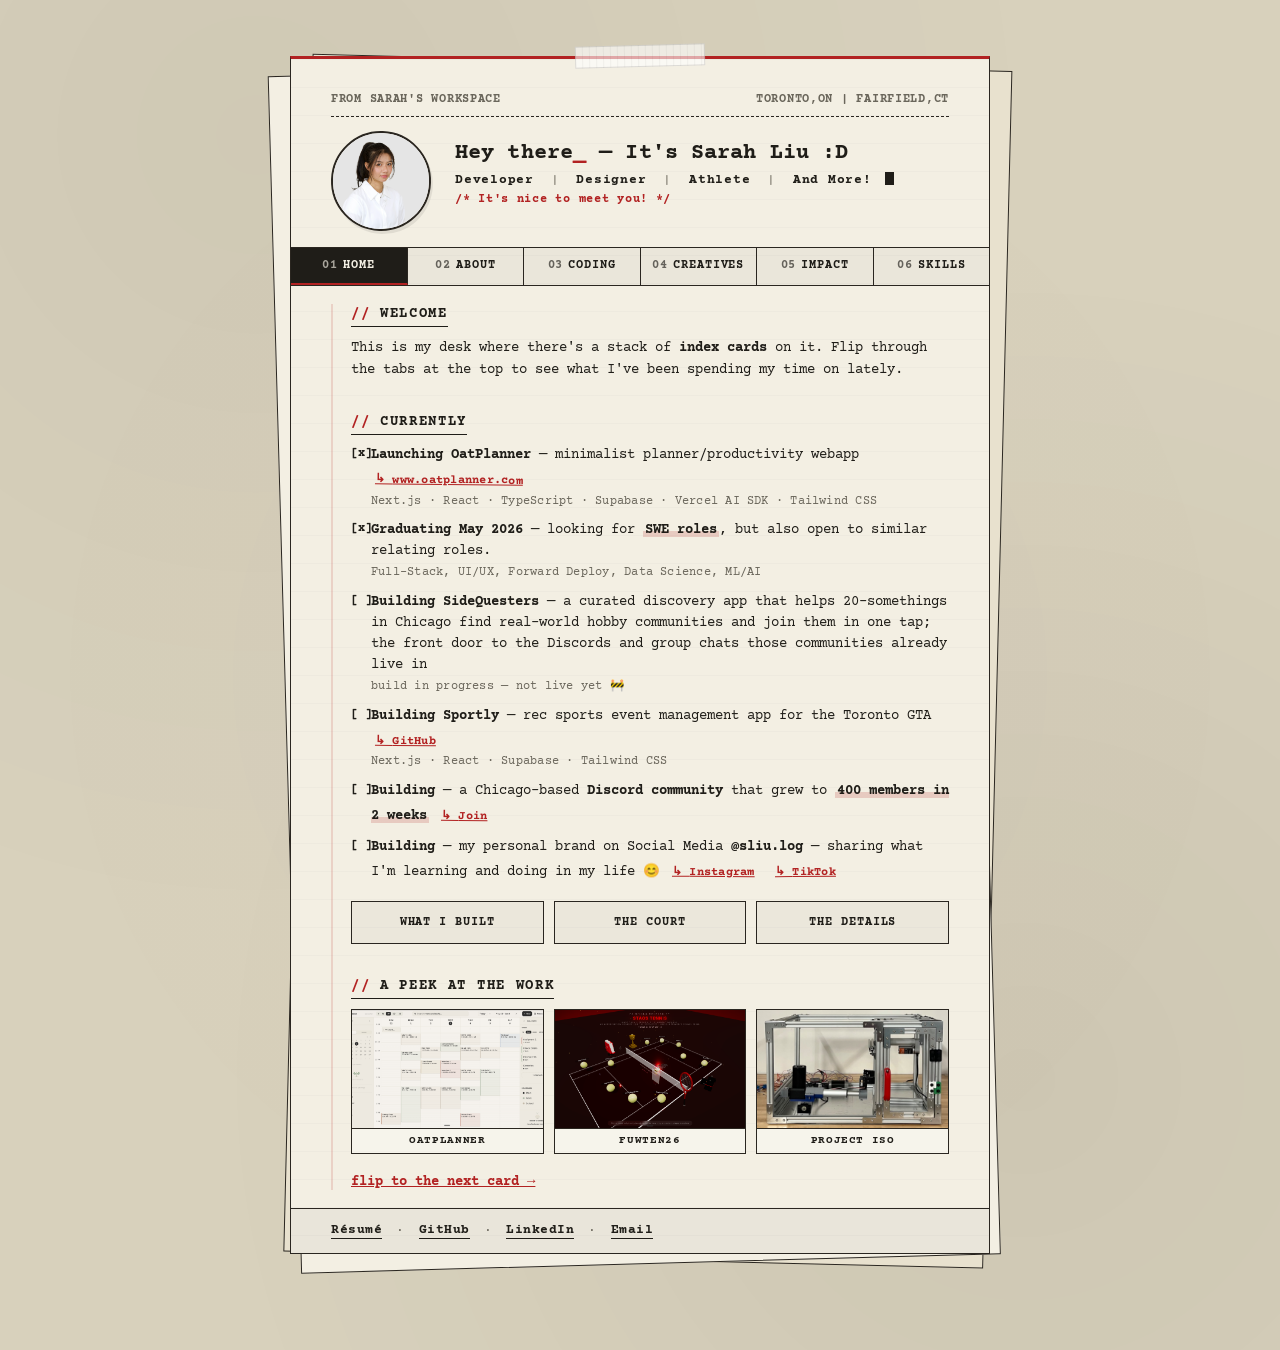
<file: index.html>
<!doctype html>
<html lang="en">
<head>
  <meta charset="utf-8" />
  <meta name="viewport" content="width=device-width,initial-scale=1" />
  <title>Sarah Liu — index card</title>
  <link rel="preconnect" href="https://fonts.googleapis.com">
  <link rel="preconnect" href="https://fonts.gstatic.com" crossorigin>
  <link href="https://fonts.googleapis.com/css2?family=Courier+Prime:ital,wght@0,400;0,700;1,400;1,700&display=swap" rel="stylesheet">
  <link rel="stylesheet" href="styles/global.css?v=25" />
  <link rel="stylesheet" href="styles/animations.css?v=25" />
  <link rel="stylesheet" href="styles/components.css?v=25" />
</head>
<body>
  <main class="stack">
    <article class="note" aria-label="Sarah Liu personal index card">
      <span class="tape" aria-hidden="true"></span>

      <header class="stamp">
        <span>From Sarah's Workspace</span>
        <span>Toronto,ON | Fairfield,CT</span>
      </header>

      <div class="hero">
        <div class="hero-photo">
          <img src="assets/headshot.png" alt="Sarah Liu" />
        </div>
        <div class="hero-text">
          <h1 class="title">Hey there<span class="ink-red">_</span> — It's&nbsp;Sarah Liu :D</h1>
          <p class="subline">Developer <span class="sep">|</span> Designer <span class="sep">|</span> Athlete <span class="sep">|</span> And More! <span class="cursor" aria-hidden="true"></span></p>
          <p class="header-comment">/* It's nice to meet you! */</p>
        </div>
      </div>

      <nav class="tabs" role="tablist" aria-label="Sections">
        <a class="tab" id="tab-home" role="tab" href="#home" data-tab="home" aria-controls="home" aria-selected="true"><span class="n">01</span>Home</a>
        <a class="tab" id="tab-about" role="tab" href="#about" data-tab="about" aria-controls="about" aria-selected="false"><span class="n">02</span>About</a>
        <a class="tab" id="tab-coding" role="tab" href="#coding" data-tab="coding" aria-controls="coding" aria-selected="false"><span class="n">03</span>Coding</a>
        <a class="tab" id="tab-creatives" role="tab" href="#creatives" data-tab="creatives" aria-controls="creatives" aria-selected="false"><span class="n">04</span>Creatives</a>
        <a class="tab" id="tab-impact" role="tab" href="#impact" data-tab="impact" aria-controls="impact" aria-selected="false"><span class="n">05</span>Impact</a>
        <a class="tab" id="tab-skills" role="tab" href="#skills" data-tab="skills" aria-controls="skills" aria-selected="false"><span class="n">06</span>Skills</a>
      </nav>

      <div class="panels">
        <section class="panel active" id="home" data-tab="home" role="tabpanel" aria-labelledby="tab-home" data-src="components/home.html"></section>
        <section class="panel" id="about" data-tab="about" role="tabpanel" aria-labelledby="tab-about" data-src="components/about.html"></section>
        <section class="panel" id="coding" data-tab="coding" role="tabpanel" aria-labelledby="tab-coding" data-src="components/coding.html"></section>
        <section class="panel" id="creatives" data-tab="creatives" role="tabpanel" aria-labelledby="tab-creatives" data-src="components/creatives.html"></section>
        <section class="panel" id="impact" data-tab="impact" role="tabpanel" aria-labelledby="tab-impact" data-src="components/impact.html"></section>
        <section class="panel" id="skills" data-tab="skills" role="tabpanel" aria-labelledby="tab-skills" data-src="components/skills.html"></section>
      </div>

      <footer class="footer" aria-label="External links">
        <a href="uploads/RES26SWE.pdf" target="_blank" rel="noopener">Résumé</a>
        <span class="bullet">·</span>
        <a href="https://github.com/jooceboks" target="_blank" rel="noopener">GitHub</a>
        <span class="bullet">·</span>
        <a href="https://linkedin.com/in/sarah-liu0" target="_blank" rel="noopener">LinkedIn</a>
        <span class="bullet">·</span>
        <a href="mailto:jooceboks04@gmail.com">Email</a>
      </footer>
    </article>
  </main>
  <script type="module" src="scripts/app.js?v=25"></script>
</body>
</html>
</file>
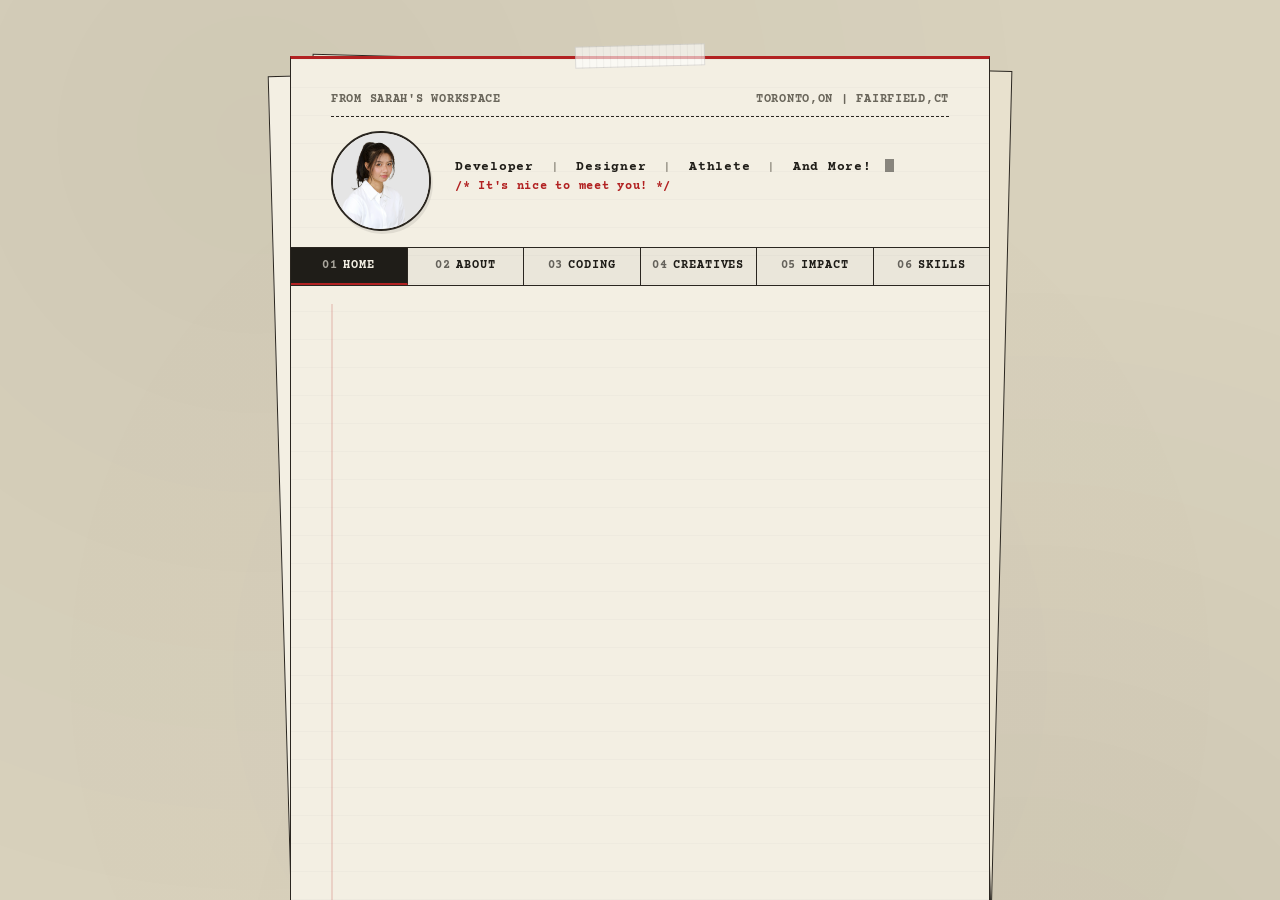
<file: Personal Site.html>
<!doctype html>
<html lang="en">
<head>
  <meta charset="utf-8" />
  <meta name="viewport" content="width=device-width,initial-scale=1" />
  <meta http-equiv="refresh" content="0; url=index.html" />
  <title>Sarah Liu — index card</title>
</head>
<body>
  <p><a href="index.html">Open the modular version of Sarah Liu's portfolio.</a></p>
</body>
</html>
</file>
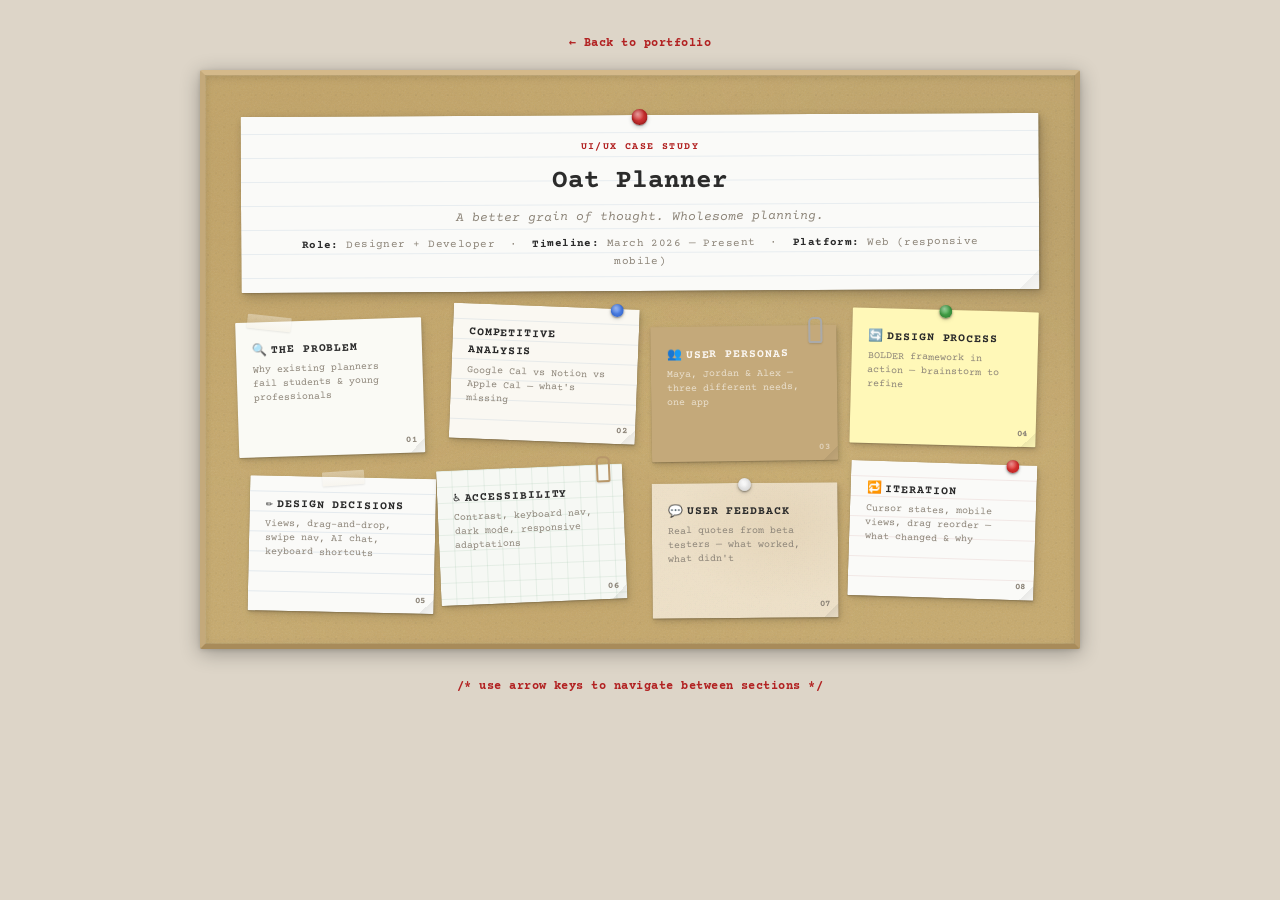
<file: case-studies/oatplanner.html>
<!doctype html>
<html lang="en">
<head>
  <meta charset="utf-8" />
  <meta name="viewport" content="width=device-width,initial-scale=1" />
  <title>Case Study — Oat Planner</title>
  <link rel="preconnect" href="https://fonts.googleapis.com">
  <link rel="preconnect" href="https://fonts.gstatic.com" crossorigin>
  <link href="https://fonts.googleapis.com/css2?family=Courier+Prime:ital,wght@0,400;0,700;1,400;1,700&display=swap" rel="stylesheet">
  <style>
    :root{
      --paper:#FAF6F1;
      --ink:#2B2B2B;
      --ink-soft:#8C8478;
      --red:#B22222;
      --rule:#D6CFC5;
      --desk:#DDD5C8;
    }

    *{margin:0;padding:0;box-sizing:border-box}

    body{
      font-family:'Courier Prime',monospace;
      background:var(--desk);
      color:var(--ink);
      line-height:1.6;
      min-height:100vh;
      padding:30px 20px 60px;
    }

    .back-nav{
      max-width:860px;
      margin:0 auto 14px;
      text-align:center;
    }

    .back{
      font-size:12px;
      font-weight:700;
      color:var(--red);
      text-decoration:none;
      letter-spacing:.04em;
      display:inline-block;
    }

    .back:hover{text-decoration:underline;text-decoration-style:dotted}

    .header-note{
      background-color:#FAFAF8;
      background-image:repeating-linear-gradient(
        180deg,
        transparent 0px, transparent 23px,
        rgba(100,140,180,.12) 23px, rgba(100,140,180,.12) 24px
      );
      background-size:100% 24px;
      background-position:0 18px;
      padding:24px 32px 20px;
      border-radius:1px;
      box-shadow:
        1px 1px 2px rgba(0,0,0,.18),
        2px 3px 8px rgba(0,0,0,.14),
        4px 6px 14px rgba(0,0,0,.08);
      text-align:center;
      position:relative;
      margin-bottom:24px;
      transform:rotate(-0.3deg);
      z-index:1;
    }

    /* red pushpin on header */
    .header-note::before{
      content:"";
      position:absolute;
      top:-6px;
      left:50%;
      transform:translateX(-50%);
      width:16px;
      height:16px;
      border-radius:50%;
      background:
        radial-gradient(circle at 38% 32%, rgba(255,255,255,.5) 0%, transparent 45%),
        radial-gradient(circle at 50% 50%, #D44 0%, #B22222 70%, #8B1A1A 100%);
      box-shadow:
        0 1px 1px rgba(0,0,0,.3),
        0 2px 4px rgba(0,0,0,.2),
        inset 0 -1px 2px rgba(0,0,0,.2);
      z-index:3;
    }

    /* folded corner on header note */
    .header-note::after{
      content:"";
      position:absolute;
      bottom:0;
      right:0;
      width:20px;
      height:20px;
      background:linear-gradient(135deg, transparent 50%, rgba(0,0,0,.05) 50%, rgba(0,0,0,.02) 100%);
    }

    .hero-tag{
      font-size:10px;
      text-transform:uppercase;
      letter-spacing:.14em;
      color:var(--red);
      font-weight:700;
      margin-bottom:6px;
      display:block;
    }

    .header-note h1{font-size:26px;font-weight:700;margin:0 0 4px}
    .header-note .tagline{font-size:13px;color:var(--ink-soft);font-style:italic;margin-bottom:8px}

    .role-bar{
      font-size:11px;
      color:var(--ink-soft);
      letter-spacing:.04em;
    }

    .role-bar b{color:var(--ink)}

    /* ——— CORKBOARD ——— */
    .board-frame{
      max-width:880px;
      margin:0 auto;
      /* warm golden cork */
      background:#C6A96C;
      background-image:
        /* large warm/cool patches */
        radial-gradient(ellipse at 10% 15%, rgba(160,120,60,.15) 0%, transparent 50%),
        radial-gradient(ellipse at 90% 25%, rgba(0,0,0,.06) 0%, transparent 40%),
        radial-gradient(ellipse at 40% 85%, rgba(180,140,80,.12) 0%, transparent 45%),
        radial-gradient(ellipse at 70% 55%, rgba(255,230,180,.08) 0%, transparent 35%),
        /* heavy noise grain for cork fiber */
        url("data:image/svg+xml,%3Csvg width='200' height='200' xmlns='http://www.w3.org/2000/svg'%3E%3Cfilter id='c'%3E%3CfeTurbulence type='fractalNoise' baseFrequency='.65' numOctaves='6' stitchTiles='stitch'/%3E%3CfeColorMatrix type='saturate' values='0'/%3E%3C/filter%3E%3Crect width='200' height='200' filter='url(%23c)' opacity='.14'/%3E%3C/svg%3E"),
        /* speckle dots */
        url("data:image/svg+xml,%3Csvg width='16' height='16' xmlns='http://www.w3.org/2000/svg'%3E%3Ccircle cx='3' cy='4' r='1' fill='%23000' opacity='.04'/%3E%3Ccircle cx='11' cy='2' r='.7' fill='%23000' opacity='.05'/%3E%3Ccircle cx='7' cy='12' r='.9' fill='%23fff' opacity='.03'/%3E%3Ccircle cx='14' cy='9' r='.6' fill='%23000' opacity='.03'/%3E%3Ccircle cx='1' cy='14' r='.5' fill='%23fff' opacity='.04'/%3E%3C/svg%3E");
      padding:40px 36px 36px;
      /* thin light pine frame */
      border:5px solid;
      border-color:#D4B98A #B89B6A #A88B5A #C4A97A;
      border-radius:2px;
      box-shadow:
        inset 0 2px 8px rgba(0,0,0,.12),
        inset 0 -1px 4px rgba(255,255,255,.06),
        0 4px 20px rgba(0,0,0,.3),
        0 1px 4px rgba(0,0,0,.12);
      position:relative;
    }

    /* inner bevel highlight */
    .board-frame::before{
      content:"";
      position:absolute;
      inset:0;
      box-shadow:inset 1px 1px 0 rgba(255,255,255,.08), inset -1px -1px 0 rgba(0,0,0,.06);
      pointer-events:none;
      z-index:0;
    }

    /* ——— GRID (organic offsets per-child) ——— */
    .sticky-board{
      display:grid;
      grid-template-columns:repeat(4,1fr);
      gap:24px 18px;
      padding:0;
      position:relative;
      z-index:1;
    }

    /* ——— BASE NOTE ——— */
    .sticky{
      padding:20px 16px 16px;
      border-radius:1px;
      cursor:pointer;
      box-shadow:
        0 1px 1px rgba(0,0,0,.15),
        1px 2px 4px rgba(0,0,0,.12),
        3px 4px 10px rgba(0,0,0,.08);
      transition:transform 150ms ease,box-shadow 150ms ease;
      position:relative;
      min-height:135px;
      display:flex;
      flex-direction:column;
      justify-content:space-between;
    }

    /* default pushpin (black) */
    .sticky::before{
      content:"";
      position:absolute;
      top:-5px;
      left:50%;
      transform:translateX(-50%);
      width:13px;
      height:13px;
      border-radius:50%;
      background:
        radial-gradient(circle at 38% 30%, rgba(255,255,255,.35) 0%, transparent 50%),
        radial-gradient(circle at 50% 50%, #555 0%, #333 60%, #1a1a1a 100%);
      box-shadow:0 1px 2px rgba(0,0,0,.4), 0 2px 4px rgba(0,0,0,.15);
      z-index:3;
    }

    /* dog-ear fold */
    .sticky::after{
      content:"";
      position:absolute;
      bottom:0;right:0;
      width:14px;height:14px;
      background:linear-gradient(135deg, transparent 48%, rgba(0,0,0,.07) 48%, rgba(0,0,0,.02) 100%);
    }

    .sticky:hover{
      transform:scale(1.04) rotate(0deg) translateY(-2px) !important;
      box-shadow:
        0 1px 2px rgba(0,0,0,.1),
        3px 6px 14px rgba(0,0,0,.16),
        6px 10px 24px rgba(0,0,0,.1);
      z-index:2;
    }

    .sticky-header{display:flex;align-items:baseline;gap:4px;margin-bottom:3px}
    .sticky-icon{font-size:12px;line-height:1;flex-shrink:0}
    .sticky-title{font-size:11.5px;font-weight:700;text-transform:uppercase;letter-spacing:.08em;color:var(--ink)}
    .sticky-hint{font-size:10px;color:var(--ink-soft);line-height:1.4}
    .sticky-corner{position:absolute;bottom:6px;right:8px;font-size:9px;color:var(--ink-soft);font-weight:700;letter-spacing:.04em}

    /* ——— NATURAL PAPER COLORS ——— */
    /* white paper */
    .sticky--yellow{background:#FAFAF5}
    /* lined paper (cream) */
    .sticky--coral{
      background:#FAF8F2;
      background-image:repeating-linear-gradient(
        180deg,
        transparent 0px, transparent 19px,
        rgba(100,140,180,.13) 19px, rgba(100,140,180,.13) 20px
      );
      background-size:100% 20px;
      background-position:0 16px;
    }
    /* kraft brown */
    .sticky--blue{background:#C4A97A;color:var(--paper)}
    .sticky--blue .sticky-title{color:var(--paper)}
    .sticky--blue .sticky-hint{color:rgba(250,246,241,.7)}
    .sticky--blue .sticky-corner{color:rgba(250,246,241,.5)}
    /* pale yellow post-it */
    .sticky--green{background:#FFF8B8}
    /* lined paper */
    .sticky--lavender{
      background:#FAFAF8;
      background-image:repeating-linear-gradient(
        180deg,
        transparent 0px, transparent 19px,
        rgba(100,140,180,.15) 19px, rgba(100,140,180,.15) 20px
      );
      background-size:100% 20px;
      background-position:0 16px;
    }
    /* aged/stained paper */
    .sticky--peach{
      background:#EDE0C8;
      background-image:
        radial-gradient(ellipse at 70% 30%, rgba(160,120,60,.1) 0%, transparent 60%),
        url("data:image/svg+xml,%3Csvg width='100' height='100' xmlns='http://www.w3.org/2000/svg'%3E%3Cfilter id='a'%3E%3CfeTurbulence baseFrequency='.5' numOctaves='3' stitchTiles='stitch'/%3E%3C/filter%3E%3Crect width='100' height='100' filter='url(%23a)' opacity='.05'/%3E%3C/svg%3E");
    }
    /* graph paper */
    .sticky--mint{
      background:#F6F8F4;
      background-image:
        repeating-linear-gradient(0deg, transparent 0px, transparent 15px, rgba(100,160,120,.12) 15px, rgba(100,160,120,.12) 16px),
        repeating-linear-gradient(90deg, transparent 0px, transparent 15px, rgba(100,160,120,.12) 15px, rgba(100,160,120,.12) 16px);
      background-size:16px 16px;
    }
    /* lined paper */
    .sticky--pink{
      background:#FAFAF8;
      background-image:repeating-linear-gradient(
        180deg,
        transparent 0px, transparent 19px,
        rgba(180,100,100,.12) 19px, rgba(180,100,100,.12) 20px
      );
      background-size:100% 20px;
      background-position:0 16px;
    }

    /* ——— PER-NOTE: pin colors, positions, offsets ——— */
    /* 1: white paper — tape strip diagonal */
    .sticky:nth-child(1){transform:rotate(-1.8deg) translate(-4px, 6px)}
    .sticky:nth-child(1)::before{
      width:44px;height:14px;border-radius:1px;
      left:12px;top:-6px;transform:rotate(8deg);
      background:linear-gradient(180deg, rgba(255,255,255,.35) 0%, rgba(240,230,210,.25) 100%);
      border:none;
      box-shadow:0 1px 2px rgba(0,0,0,.08);
    }

    /* 2: cream — blue pin top-right */
    .sticky:nth-child(2){transform:rotate(2.2deg) translate(6px, -8px)}
    .sticky:nth-child(2)::before{
      left:auto;right:16px;transform:none;
      background:
        radial-gradient(circle at 38% 30%, rgba(255,255,255,.4) 0%, transparent 50%),
        radial-gradient(circle at 50% 50%, #5B8DEF 0%, #3D6FD4 60%, #2A52A0 100%);
    }

    /* 3: kraft — paper clip (top-right) */
    .sticky:nth-child(3){transform:rotate(-0.8deg) translate(2px, 12px)}
    .sticky:nth-child(3)::before{
      width:10px;height:22px;border-radius:5px 5px 2px 2px;
      left:auto;right:14px;top:-8px;transform:none;
      background:none;
      border:2px solid #AAA;
      box-shadow:0 1px 2px rgba(0,0,0,.15);
    }

    /* 4: yellow post-it — green pin center */
    .sticky:nth-child(4){transform:rotate(1.5deg) translate(-2px, -4px)}
    .sticky:nth-child(4)::before{
      background:
        radial-gradient(circle at 38% 30%, rgba(255,255,255,.45) 0%, transparent 50%),
        radial-gradient(circle at 50% 50%, #4CAF50 0%, #388E3C 60%, #2E7D32 100%);
    }

    /* 5: lined paper — tape strip diagonal */
    .sticky:nth-child(5){transform:rotate(1.2deg) translate(8px, 4px)}
    .sticky:nth-child(5)::before{
      width:42px;height:14px;border-radius:1px;
      left:50%;top:-6px;transform:translateX(-50%) rotate(-5deg);
      background:linear-gradient(180deg, rgba(255,255,255,.35) 0%, rgba(240,230,210,.25) 100%);
      border:none;
      box-shadow:0 1px 2px rgba(0,0,0,.08);
    }

    /* 6: aged paper — paper clip top-right */
    .sticky:nth-child(6){transform:rotate(-2.4deg) translate(-6px, -6px)}
    .sticky:nth-child(6)::before{
      width:10px;height:22px;border-radius:5px 5px 2px 2px;
      left:auto;right:12px;top:-8px;transform:none;
      background:none;
      border:2px solid #B8976A;
      box-shadow:0 1px 2px rgba(0,0,0,.12);
    }

    /* 7: index card — white pin top-center */
    .sticky:nth-child(7){transform:rotate(-0.5deg) translate(3px, 10px)}
    .sticky:nth-child(7)::before{
      background:
        radial-gradient(circle at 38% 30%, rgba(255,255,255,.7) 0%, transparent 50%),
        radial-gradient(circle at 50% 50%, #F5F5F5 0%, #DDD 60%, #BBB 100%);
    }

    /* 8: warm white — red pin top-right */
    .sticky:nth-child(8){transform:rotate(1.8deg) translate(-4px, -10px)}
    .sticky:nth-child(8)::before{
      left:auto;right:18px;transform:none;
      background:
        radial-gradient(circle at 38% 30%, rgba(255,255,255,.45) 0%, transparent 50%),
        radial-gradient(circle at 50% 50%, #E53935 0%, #C62828 60%, #8B1A1A 100%);
    }

    .modal-overlay{
      position:fixed;
      inset:0;
      background:rgba(0,0,0,.5);
      display:none;
      align-items:center;
      justify-content:center;
      z-index:100;
      padding:20px;
    }

    .modal-overlay.open{display:flex}

    .modal{
      background:var(--paper);
      max-width:640px;
      width:100%;
      max-height:80vh;
      overflow-y:auto;
      padding:32px 36px;
      border-radius:4px;
      box-shadow:0 8px 30px rgba(0,0,0,.2);
      position:relative;
    }

    .modal-close{
      position:absolute;
      top:14px;
      right:16px;
      background:none;
      border:none;
      font:inherit;
      font-size:18px;
      font-weight:700;
      color:var(--ink-soft);
      cursor:pointer;
      padding:4px 8px;
    }

    .modal-close:hover{color:var(--red)}

    .modal-nav{
      position:absolute;
      top:50%;
      transform:translateY(-50%);
      background:var(--paper);
      border:1px solid var(--rule);
      border-radius:50%;
      width:36px;
      height:36px;
      display:flex;
      align-items:center;
      justify-content:center;
      font:inherit;
      font-size:16px;
      font-weight:700;
      color:var(--ink);
      cursor:pointer;
      box-shadow:0 2px 6px rgba(0,0,0,.12);
      z-index:101;
    }

    .modal-nav:hover{color:var(--red);border-color:var(--red)}
    .modal-nav--prev{left:-48px}
    .modal-nav--next{right:-48px}

    .modal h2{
      font-size:14px;font-weight:700;text-transform:uppercase;letter-spacing:.12em;color:var(--ink);
      border-bottom:1px solid var(--ink);padding-bottom:4px;display:inline-block;margin:0 0 14px;
    }
    .modal h2::before{content:"// ";color:var(--red);font-weight:700}

    .modal h3{font-size:12.5px;font-weight:700;text-transform:uppercase;letter-spacing:.08em;color:var(--ink);margin:16px 0 6px}
    .modal h3::before{content:"> ";color:var(--red)}

    .modal p{font-size:13px;line-height:1.65;margin:0 0 10px}

    .hl{background:linear-gradient(180deg,transparent 55%,rgba(178,34,34,.18) 55% 92%,transparent 92%);padding:0 2px;font-weight:700}
    .underline-red{text-decoration:underline;text-decoration-color:var(--red);text-decoration-thickness:1.5px;text-underline-offset:3px}
    .red{color:var(--red)}
    .red-comment{color:var(--red);font-weight:700;letter-spacing:.04em;font-size:12px}

    .competitor-grid{display:grid;grid-template-columns:1fr 1fr 1fr;gap:8px;margin:0 0 12px}
    .competitor{border:1px solid var(--rule);border-radius:6px;padding:8px 10px;background:rgba(0,0,0,.03)}
    .competitor .name{font-size:11px;font-weight:700;text-transform:uppercase;letter-spacing:.06em;margin-bottom:3px}
    .competitor .pros{font-size:10.5px;color:var(--ink);margin-bottom:2px}
    .competitor .cons{font-size:10.5px;color:var(--red)}

    .persona{border:1px solid var(--rule);border-radius:6px;padding:12px 14px;background:rgba(0,0,0,.03);margin:0 0 8px}
    .persona-header{display:flex;justify-content:space-between;align-items:baseline;gap:8px;margin-bottom:4px;flex-wrap:wrap}
    .persona-name{font-size:13px;font-weight:700;color:var(--ink)}
    .persona-meta{font-size:10.5px;color:var(--ink-soft);letter-spacing:.04em}
    .persona p{font-size:12px;line-height:1.55;margin:0 0 4px;color:var(--ink-soft)}
    .persona p b{color:var(--ink)}
    .persona-quote{font-size:11.5px;font-style:italic;color:var(--red);border-left:2px solid var(--red);padding-left:10px;margin-top:6px}

    .decision-grid{display:grid;grid-template-columns:1fr 1fr;gap:8px;margin:0 0 12px}
    .decision{border:1px solid var(--rule);border-radius:6px;padding:10px 12px;background:rgba(255,255,255,.3)}
    .decision .dt{font-size:10.5px;text-transform:uppercase;letter-spacing:.08em;color:var(--red);font-weight:700;margin-bottom:3px}
    .decision .dd{font-size:12px;line-height:1.5;color:var(--ink)}
    .decision .dd b{font-weight:700}

    .views-table{width:100%;border-collapse:collapse;font-size:11.5px;margin:0 0 12px}
    .views-table th{text-align:left;font-size:10.5px;text-transform:uppercase;letter-spacing:.06em;color:var(--ink-soft);font-weight:700;padding:5px 6px;border-bottom:1px solid var(--ink)}
    .views-table td{padding:5px 6px;border-bottom:1px solid var(--rule);color:var(--ink)}
    .views-table td b{font-weight:700}

    .check-list{list-style:none;padding:0;margin:0 0 12px}
    .check-list li{font-size:12.5px;line-height:1.55;margin:0 0 6px;padding-left:20px;position:relative}
    .check-list li::before{content:"[x]";position:absolute;left:0;top:0;font-size:11px;font-weight:700;color:var(--ink)}
    .check-list li b{font-weight:700}

    .feedback{border-left:2px solid var(--rule);padding:8px 12px;margin:0 0 8px;background:rgba(0,0,0,.02);border-radius:0 6px 6px 0}
    .feedback p{font-size:12px;line-height:1.55;margin:0;font-style:italic;color:var(--ink-soft)}
    .feedback .source{font-size:10.5px;color:var(--red);font-weight:700;margin-top:3px;font-style:normal}

    .mockup{margin:14px 0;border-radius:6px;overflow:hidden;border:1px solid var(--rule);box-shadow:0 2px 8px rgba(0,0,0,.08)}
    .mockup img{width:100%;display:block}
    .mockup-caption{font-size:10px;text-transform:uppercase;letter-spacing:.08em;color:var(--ink-soft);font-weight:700;text-align:center;padding:6px 0 2px}
    .mockup-row{display:grid;grid-template-columns:1fr 1fr;gap:10px;margin:14px 0}
    .mockup-row .mockup{margin:0}
    .mockup-trio{display:grid;grid-template-columns:1fr 1fr 1fr;gap:10px;margin:14px 0}
    .mockup-trio .mockup{margin:0}
    @media(max-width:680px){.mockup-row,.mockup-trio{grid-template-columns:1fr}}

    .section-content{display:none}

    .page-footer{
      max-width:860px;
      margin:28px auto 0;
      text-align:center;
      font-size:12px;
      color:var(--red);
      font-weight:700;
      letter-spacing:.04em;
    }

    @media(max-width:900px){
      .board-frame{margin:0 10px;padding:30px 22px 26px}
      .sticky-board{grid-template-columns:repeat(3,1fr);gap:18px 14px}
      /* flatten offsets so nothing clips */
      .sticky:nth-child(n){transform:rotate(0deg) translate(0,0) !important}
      .sticky:nth-child(1){transform:rotate(-1.5deg) !important}
      .sticky:nth-child(2){transform:rotate(1deg) !important}
      .sticky:nth-child(3){transform:rotate(-0.5deg) !important}
      .sticky:nth-child(4){transform:rotate(1.2deg) !important}
      .sticky:nth-child(5){transform:rotate(0.8deg) !important}
      .sticky:nth-child(6){transform:rotate(-1deg) !important}
      .sticky:nth-child(7){transform:rotate(-0.3deg) !important}
      .sticky:nth-child(8){transform:rotate(1.5deg) !important}
    }

    @media(max-width:680px){
      .board-frame{padding:22px 16px 18px;border-width:4px}
      .sticky-board{grid-template-columns:1fr 1fr;gap:14px}
      .sticky{min-height:110px;padding:14px 12px 12px}
      .sticky-icon{font-size:20px}
      .role-bar{display:flex;flex-direction:column;gap:2px}
      .role-sep{display:none}
      .modal{padding:24px 20px;max-height:85vh}
      .modal-nav--prev{left:8px;top:auto;bottom:16px;transform:none}
      .modal-nav--next{right:8px;top:auto;bottom:16px;transform:none}
      .competitor-grid{grid-template-columns:1fr}
      .decision-grid{grid-template-columns:1fr}
    }

    @media(max-width:400px){
      .sticky-board{grid-template-columns:1fr;gap:10px}
      .sticky{transform:none !important}
    }
  </style>
</head>
<body>

  <nav class="back-nav">
    <a class="back" href="../index.html#creatives">← Back to portfolio</a>
  </nav>

  <div class="board-frame">
  <div class="header-note">
    <span class="hero-tag">UI/UX Case Study</span>
    <h1>Oat Planner</h1>
    <p class="tagline">A better grain of thought. Wholesome planning.</p>
    <div class="role-bar">
      <span class="role-item"><b>Role:</b> Designer + Developer</span>
      <span class="role-sep">&nbsp;·&nbsp;</span>
      <span class="role-item"><b>Timeline:</b> March 2026 — Present</span>
      <span class="role-sep">&nbsp;·&nbsp;</span>
      <span class="role-item"><b>Platform:</b> Web (responsive mobile)</span>
    </div>
  </div>
  <div class="sticky-board">
    <div class="sticky sticky--yellow" data-index="0">
      <div>
        <div class="sticky-header"><span class="sticky-icon">🔍</span><span class="sticky-title">The Problem</span></div>
        <div class="sticky-hint">Why existing planners fail students & young professionals</div>
      </div>
      <span class="sticky-corner">01</span>
    </div>
    <div class="sticky sticky--coral" data-index="1">
      <div>
        <div class="sticky-header"><span class="sticky-title">Competitive Analysis</span></div>
        <div class="sticky-hint">Google Cal vs Notion vs Apple Cal — what's missing</div>
      </div>
      <span class="sticky-corner">02</span>
    </div>
    <div class="sticky sticky--blue" data-index="2">
      <div>
        <div class="sticky-header"><span class="sticky-icon">👥</span><span class="sticky-title">User Personas</span></div>
        <div class="sticky-hint">Maya, Jordan & Alex — three different needs, one app</div>
      </div>
      <span class="sticky-corner">03</span>
    </div>
    <div class="sticky sticky--green" data-index="3">
      <div>
        <div class="sticky-header"><span class="sticky-icon">🔄</span><span class="sticky-title">Design Process</span></div>
        <div class="sticky-hint">BOLDER framework in action — brainstorm to refine</div>
      </div>
      <span class="sticky-corner">04</span>
    </div>
    <div class="sticky sticky--lavender" data-index="4">
      <div>
        <div class="sticky-header"><span class="sticky-icon">✏️</span><span class="sticky-title">Design Decisions</span></div>
        <div class="sticky-hint">Views, drag-and-drop, swipe nav, AI chat, keyboard shortcuts</div>
      </div>
      <span class="sticky-corner">05</span>
    </div>
    <div class="sticky sticky--mint" data-index="5">
      <div>
        <div class="sticky-header"><span class="sticky-icon">♿</span><span class="sticky-title">Accessibility</span></div>
        <div class="sticky-hint">Contrast, keyboard nav, dark mode, responsive adaptations</div>
      </div>
      <span class="sticky-corner">06</span>
    </div>
    <div class="sticky sticky--peach" data-index="6">
      <div>
        <div class="sticky-header"><span class="sticky-icon">💬</span><span class="sticky-title">User Feedback</span></div>
        <div class="sticky-hint">Real quotes from beta testers — what worked, what didn't</div>
      </div>
      <span class="sticky-corner">07</span>
    </div>
    <div class="sticky sticky--pink" data-index="7">
      <div>
        <div class="sticky-header"><span class="sticky-icon">🔁</span><span class="sticky-title">Iteration</span></div>
        <div class="sticky-hint">Cursor states, mobile views, drag reorder — what changed & why</div>
      </div>
      <span class="sticky-corner">08</span>
    </div>
  </div>
  </div>

  <p class="page-footer">/* use arrow keys to navigate between sections */</p>

  <!-- Hidden section content for modal population -->
  <div class="section-content" id="section-0">
    <h2>The Problem</h2>
    <p>Most planning tools are either <span class="hl">too simple or too overwhelming</span>. Google Calendar is functional but clinical and ugly. Notion has a steep learning curve. Paper planners can't be searched.</p>
    <p>Students and young professionals end up stitching together 3-4 apps — a calendar here, tasks there, habits somewhere else — and nothing talks to each other.</p>
    <p>The result: things fall through the cracks, planning itself becomes a chore, and <span class="underline-red">people stop doing it</span>.</p>
    <p class="red-comment">/* the tool meant to reduce stress was causing it */</p>
    <div class="mockup-caption">The answer: one calm, unified space</div>
    <div class="mockup"><img src="oat-assets/landing.png" alt="Oat Planner landing page — warm, minimal hero"></div>
  </div>

  <div class="section-content" id="section-1">
    <h2>Competitive Analysis</h2>
    <div class="competitor-grid">
      <div class="competitor">
        <div class="name">Google Calendar</div>
        <div class="pros">+ Reliable, syncs everywhere</div>
        <div class="cons">- Clinical UI, no tasks/habits/goals, limited views</div>
      </div>
      <div class="competitor">
        <div class="name">Notion</div>
        <div class="pros">+ Powerful, flexible, great for notes</div>
        <div class="cons">- Huge learning curve, not a real calendar, slow on mobile</div>
      </div>
      <div class="competitor">
        <div class="name">Apple Calendar</div>
        <div class="pros">+ Clean, simple, native</div>
        <div class="cons">- Too bare, no habit/goal tracking, no task integration</div>
      </div>
    </div>
    <p>None of these offer <span class="underline-red">multi-calendar views</span> (1-day, 3-day, week, month, year in one app), integrated habits, journaling, goals, and an AI assistant — all in one interface that actually feels calm.</p>
    <p class="red-comment">/* the gap: something between "too bare" and "too much" */</p>
  </div>

  <div class="section-content" id="section-2">
    <h2>User Personas</h2>
    <div class="persona">
      <div class="persona-header">
        <span class="persona-name">Maya — The Overwhelmed College Student</span>
        <span class="persona-meta">Age 20 · Pre-med · MacBook + iPhone</span>
      </div>
      <p>Juggles 6 classes, tutoring, MCAT prep, and a social life. She's tried Notion (too complex), Google Calendar (too clinical), and paper planners (can't search them).</p>
      <p><b>Needs:</b> One place to dump everything, drag tasks onto her calendar when ready, mood tracking to catch burnout.</p>
      <div class="persona-quote">"I just need to get everything out of my head and into one place that doesn't stress me out more."</div>
    </div>
    <div class="persona">
      <div class="persona-header">
        <span class="persona-name">Jordan — The Early-Career Freelancer</span>
        <span class="persona-meta">Age 27 · UX Designer · MacBook Pro</span>
      </div>
      <p>Manages 3-4 client projects with different deadlines. Uses Todoist + Google Calendar + Miro but hates switching apps.</p>
      <p><b>Needs:</b> Color-coded calendars per client, recurring events, notes for project ideas, quarterly goals.</p>
      <div class="persona-quote">"I want my planner to feel like mine, not like a project management tool my boss picked."</div>
    </div>
    <div class="persona">
      <div class="persona-header">
        <span class="persona-name">Alex — The Structured Student with ADHD</span>
        <span class="persona-meta">Age 22 · CS Major · Windows + iPhone</span>
      </div>
      <p>Hard time holding tasks in working memory. If it's not written down immediately, it's gone. Needs the lowest-friction capture possible.</p>
      <p><b>Needs:</b> Instant task capture, visual time-blocking, voice input, simple 1-day view when the full week is too much.</p>
      <div class="persona-quote">"If I can't add it in under 5 seconds, I won't use it."</div>
    </div>
  </div>

  <div class="section-content" id="section-3">
    <h2>Design Process</h2>
    <p>I followed my <span class="hl">BOLDER</span> framework throughout this project:</p>
    <p><b>Brainstorm</b> — identified the core frustration: why do I keep abandoning planners? Because they either do too little or make me feel like I'm configuring a spaceship.</p>
    <p><b>Outline</b> — scoped the MVP: calendar with multiple views, brain dump sidebar, drag-and-drop scheduling, habits, journal, goals. Cut scope aggressively — no sharing, no notifications, no mobile app (web-first).</p>
    <p><b>Layout</b> — referenced Google Calendar's grid structure but stripped the visual noise. Established a warm, muted color palette that feels like opening a journal, not a dashboard.</p>
    <p><b>Develop</b> — built the MVP. Functionality first, aesthetics second. Got the drag-and-drop working before touching colors.</p>
    <p><b>Execute</b> — pushed it live, shared with friends and classmates for real feedback.</p>
    <p><b>Refine</b> — iterated based on user feedback (cursor states, help button requests, email verification bugs). Still looping.</p>
    <p class="red-comment">/* the loop never really ends */</p>
  </div>

  <div class="section-content" id="section-4">
    <h2>Key Design Decisions</h2>
    <h3>Calendar Views</h3>
    <p>Most calendar apps give you week and month. Oat gives you <span class="underline-red">five views</span> — because different tasks need different zoom levels.</p>
    <table class="views-table">
      <tr><th>View</th><th>Web</th><th>Mobile</th><th>Why</th></tr>
      <tr><td><b>1-Day</b></td><td>Yes</td><td>Yes</td><td>Deep focus, hourly planning</td></tr>
      <tr><td><b>3-Day</b></td><td>Yes</td><td>—</td><td>Short-term overview (too cramped on mobile)</td></tr>
      <tr><td><b>2-Day</b></td><td>—</td><td>Yes</td><td>Mobile replacement for 3-day</td></tr>
      <tr><td><b>Week</b></td><td>Yes</td><td>Yes</td><td>The default planning cadence</td></tr>
      <tr><td><b>Month</b></td><td>Yes</td><td>Yes</td><td>Big picture, deadline awareness</td></tr>
      <tr><td><b>Year</b></td><td>Yes</td><td>Yes</td><td>Long-term goal alignment</td></tr>
    </table>
    <div class="mockup-trio">
      <div>
        <div class="mockup-caption">Week view</div>
        <div class="mockup"><img src="oat-assets/week-view.png" alt="Week view with 7-day grid"></div>
      </div>
      <div>
        <div class="mockup-caption">1-Day view</div>
        <div class="mockup"><img src="oat-assets/day-view.png" alt="Single day view with hourly grid"></div>
      </div>
      <div>
        <div class="mockup-caption">Month view</div>
        <div class="mockup"><img src="oat-assets/month-view.png" alt="Month view showing events across days"></div>
      </div>
    </div>
    <div class="decision-grid">
      <div class="decision">
        <div class="dt">Brain Dump Sidebar</div>
        <div class="dd">A <b>catch-all</b> for unscheduled tasks. Type it, forget about timing, drag it onto the calendar when ready. On mobile: bottom sheet.</div>
      </div>
      <div class="decision">
        <div class="dt">Drag-and-Drop</div>
        <div class="dd">Tasks go from dump to calendar via <b>drag-and-drop</b>. No modal, no form — just grab and place.</div>
      </div>
      <div class="decision">
        <div class="dt">Swipe Nav (Mobile)</div>
        <div class="dd">Swipe left/right to move between days. <b>Zero taps</b> for basic navigation.</div>
      </div>
      <div class="decision">
        <div class="dt">Calm Visual Design</div>
        <div class="dd">Warm, muted tones. The goal: <b>feel like opening a journal</b>, not a corporate dashboard.</div>
      </div>
      <div class="decision">
        <div class="dt">AI Chat Assistant</div>
        <div class="dd"><b>"Schedule gym MWF at 7am"</b> — natural language scheduling with voice input.</div>
      </div>
      <div class="decision">
        <div class="dt">Keyboard Shortcuts</div>
        <div class="dd"><b>Single-key access</b>: W for week, J for journal, H for habits, G for goals, N for notes.</div>
      </div>
    </div>
    <div class="mockup-row">
      <div>
        <div class="mockup-caption">Brain dump + task panel</div>
        <div class="mockup"><img src="oat-assets/tasks-panel.png" alt="Task panel with priority filters and calendar list"></div>
      </div>
      <div>
        <div class="mockup-caption">AI chat assistant</div>
        <div class="mockup"><img src="oat-assets/ai-chat.png" alt="Oat Assistant chat overlay with voice input"></div>
      </div>
    </div>
  </div>

  <div class="section-content" id="section-5">
    <h2>Accessibility</h2>
    <ul class="check-list">
      <li><b>Font readability</b> — increased base font sizes for WCAG compliance, clear type hierarchy</li>
      <li><b>Color contrast</b> — all text meets minimum contrast ratios against backgrounds</li>
      <li><b>Keyboard navigation</b> — full keyboard shortcut system for all major features</li>
      <li><b>Dark/light mode</b> — respects user preference, manually toggleable</li>
      <li><b>Responsive layout</b> — web-first with adapted mobile views (3-day to 2-day, sidebar to bottom sheet)</li>
      <li><b>Cursor states</b> — updated based on user feedback to clarify interactive elements</li>
    </ul>
    <div class="mockup-row">
      <div>
        <div class="mockup-caption">Mobile — week view</div>
        <div class="mockup"><img src="oat-assets/mobile-calendar.png" alt="Mobile week view with bottom navigation"></div>
      </div>
      <div>
        <div class="mockup-caption">Mobile — landing page</div>
        <div class="mockup"><img src="oat-assets/mobile-landing.png" alt="Mobile landing page responsive layout"></div>
      </div>
    </div>
    <p class="red-comment">/* accessibility isn't a feature — it's a baseline */</p>
  </div>

  <div class="section-content" id="section-6">
    <h2>User Feedback</h2>
    <div class="feedback">
      <p>"Really fits with the whole vibe of the app — clean and simple. Everything within the app is very practical!"</p>
      <div class="source">— Beta tester, March 2026</div>
    </div>
    <div class="feedback">
      <p>"The UI is slick and readable. I also love the oat-related puns! I would want a 'help' button that opens a modal that explains the functionality/features."</p>
      <div class="source">— Beta tester, March 2026</div>
    </div>
    <div class="feedback">
      <p>"So many meaningful features. The product is already impressive. Keep going."</p>
      <div class="source">— Beta tester, April 2026</div>
    </div>
    <div class="feedback">
      <p>"I don't typically use a calendar day to day... I should just tell AI to update my calendar and arrange events itself, and notify me."</p>
      <div class="source">— Beta tester, March 2026</div>
    </div>
    <p class="red-comment" style="margin-top:10px">/* feedback drove real changes: cursor states, email verification fix, help affordances */</p>
  </div>

  <div class="section-content" id="section-7">
    <h2>Iteration</h2>
    <p>Key changes driven by real usage and feedback:</p>
    <ul class="check-list">
      <li><b>Cursor feedback</b> — testers didn't know what was clickable. Added proper cursor states across all interactive elements.</li>
      <li><b>Email verification</b> — verify button was redirecting to reset password. Fixed the redirect flow.</li>
      <li><b>3-day to 2-day on mobile</b> — 3 columns were too cramped on phone screens. Switched to 2-day with swipe navigation.</li>
      <li><b>Brain Dump rename</b> — explored renaming for clarity, landed on keeping it as a recognizable concept.</li>
      <li><b>Drag-and-drop priority reorder</b> — originally tasks auto-sorted by priority. Added manual reorder within the same priority level.</li>
      <li><b>Font and line weight</b> — increased darkness across fonts and outlines after accessibility review.</li>
    </ul>
    <div class="mockup-caption">Habits tracker — weekly check-off grid</div>
    <div class="mockup"><img src="oat-assets/habits.png" alt="Habits modal with weekly check-off grid"></div>
    <p class="red-comment">/* still looping — always refining */</p>
  </div>

  <div class="modal-overlay" id="overlay">
    <button class="modal-nav modal-nav--prev" id="prevBtn" aria-label="Previous section">&#8592;</button>
    <div class="modal" id="modal">
      <button class="modal-close" id="closeBtn" aria-label="Close">&#215;</button>
      <div id="modalContent"></div>
    </div>
    <button class="modal-nav modal-nav--next" id="nextBtn" aria-label="Next section">&#8594;</button>
  </div>

  <script>
    const TOTAL = 8;
    let currentIndex = 0;
    const overlay = document.getElementById('overlay');
    const modal = document.getElementById('modal');
    const modalContent = document.getElementById('modalContent');

    function openSection(index) {
      currentIndex = index;
      var source = document.getElementById('section-' + index);
      if (!source) return;
      modalContent.textContent = '';
      var clone = source.cloneNode(true);
      clone.style.display = 'block';
      modalContent.appendChild(clone);
      overlay.classList.add('open');
      document.body.style.overflow = 'hidden';
    }

    function closeModal() {
      overlay.classList.remove('open');
      document.body.style.overflow = '';
      modalContent.textContent = '';
    }

    function navigate(dir) {
      currentIndex = (currentIndex + dir + TOTAL) % TOTAL;
      var source = document.getElementById('section-' + currentIndex);
      if (!source) return;
      modalContent.textContent = '';
      var clone = source.cloneNode(true);
      clone.style.display = 'block';
      modalContent.appendChild(clone);
      modal.scrollTop = 0;
    }

    document.querySelectorAll('.sticky').forEach(function(el) {
      el.addEventListener('click', function() {
        var idx = parseInt(el.dataset.index, 10);
        openSection(idx);
      });
    });

    document.getElementById('closeBtn').addEventListener('click', closeModal);
    document.getElementById('prevBtn').addEventListener('click', function() { navigate(-1); });
    document.getElementById('nextBtn').addEventListener('click', function() { navigate(1); });

    overlay.addEventListener('click', function(e) {
      if (e.target === overlay) closeModal();
    });

    document.addEventListener('keydown', function(e) {
      if (!overlay.classList.contains('open')) return;
      if (e.key === 'Escape') closeModal();
      if (e.key === 'ArrowLeft') navigate(-1);
      if (e.key === 'ArrowRight') navigate(1);
    });
  </script>
</body>
</html>
</file>
<file: styles/global.css>
:root{
  --paper:#F3EFE3;
  --paper-shade:#E8E1CE;
  --ink:#1f1d18;
  --ink-soft:#6a665b;
  --red:#B22222;
  --rule:#2a2620;
  --desk:#D8D1BC;
  --accent-warm:#C4883A;
}

*{box-sizing:border-box}

html,body{margin:0;padding:0;background:var(--desk);font-family:"Courier Prime","Courier New",Courier,monospace;color:var(--ink)}

body{
  min-height:100vh;
  display:flex;
  align-items:flex-start;
  justify-content:center;
  padding:56px 24px 96px;
  background:
    radial-gradient(circle at 20% 10%, rgba(0,0,0,.04), transparent 50%),
    radial-gradient(circle at 80% 80%, rgba(0,0,0,.05), transparent 55%),
    radial-gradient(circle at 50% 50%, rgba(178,34,34,.015), transparent 70%),
    var(--desk);
}

a{color:inherit}

.stack{
  position:relative;
  width:700px;
  max-width:100%;
}

.stack::before,
.stack::after{
  content:"";
  position:absolute;
  inset:0;
  background:var(--paper);
  border:1px solid var(--rule);
  z-index:0;
}

.stack::before{
  transform:rotate(1.4deg) translate(8px,6px);
  background:var(--paper-shade);
}

.stack::after{
  transform:rotate(-1.6deg) translate(-6px,10px);
}

.note{
  position:relative;
  z-index:1;
  background:var(--paper);
  border:1px solid var(--rule);
  border-top:3px solid var(--red);
  padding:34px 40px 28px;
  transform:none;
  background-image:
    repeating-linear-gradient(180deg, rgba(0,0,0,.02) 0 1px, transparent 1px 28px);
}

.tape{
  position:absolute;
  top:-14px;
  left:50%;
  width:130px;
  height:22px;
  transform:translateX(-50%) rotate(-1.5deg);
  background:rgba(255,255,255,.6);
  border:1px solid rgba(0,0,0,.12);
  background-image:repeating-linear-gradient(90deg, rgba(255,255,255,0) 0 6px, rgba(0,0,0,.04) 6px 7px);
  z-index:2;
}

button:focus-visible,
a:focus-visible{outline:2px dashed var(--red); outline-offset:3px}

@media (max-width:680px){
  body{padding:32px 12px 60px}
  .note{padding:28px 18px 22px; transform:none}
  .stack::before,
  .stack::after{display:none}

  .stamp{flex-direction:column;gap:4px;font-size:11px}

  h1.title{font-size:18px}
  .subline{font-size:12px}
  .header-comment{font-size:11px;margin-bottom:12px}


  .panel p{font-size:13px}
  .panel li{font-size:12.5px;padding-left:18px}
  .panel li small{font-size:11px}
  .panel h2{font-size:13px}

  .meta{grid-template-columns:1fr;gap:2px 0;padding:10px 12px}
  .meta dt{margin-top:8px}
  .meta dt:first-of-type{margin-top:0}

  .projects .proj{padding:10px 12px}
  .proj .hd{flex-direction:column;gap:2px}
  .proj p{font-size:12px}
  .proj .stack-tags{font-size:10.5px}
  .proj .stack-tags span{padding:1px 5px;margin:0 3px 3px 0}

  .skills,
  .design-cred{grid-template-columns:1fr}
  .design-cred{gap:8px}

  .side-scribble{max-width:100%;font-size:11px}

  .footer{margin:18px -18px -22px;padding:12px 18px;gap:8px;font-size:11.5px}
}

@media (max-width:380px){
  body{padding:20px 6px 40px}
  .note{padding:22px 14px 18px}
  h1.title{font-size:16px}
  .tabs{margin:0 -14px 12px}
  .tab{font-size:10px;padding:8px 3px}
  .footer{margin:14px -14px -18px;padding:10px 14px}
}
</file>
<file: styles/animations.css>
.cursor{
  display:inline-block;
  width:9px;
  height:1em;
  background:var(--ink);
  vertical-align:-2px;
  margin-left:4px;
  animation:blink 1s steps(2) infinite;
}

@keyframes blink{
  50%{opacity:0}
}

/* === Typewriter title === */
.title .typewriter{
  display:inline;
  border-right:2px solid var(--ink);
  animation:blink-caret .7s steps(2) infinite;
}

.title.typing .typewriter{
  overflow:hidden;
  white-space:nowrap;
}

@keyframes blink-caret{
  50%{border-color:transparent}
}

/* === Panel states === */
.panel{
  position:absolute;
  top:0;
  left:0;
  width:100%;
  height:0;
  overflow:hidden;
  visibility:hidden;
  opacity:0;
  pointer-events:none;
  transform-origin:bottom right;
}

.panel.active{
  position:relative;
  height:auto;
  overflow:visible;
  visibility:visible;
  opacity:1;
  pointer-events:auto;
  z-index:1;
}

.panel.peeling{
  height:auto;
  overflow:visible;
  visibility:visible;
  opacity:1;
  pointer-events:none;
  z-index:3;
  background:var(--paper);
  box-shadow:-4px 8px 24px -6px rgba(0,0,0,.25), 0 2px 6px rgba(0,0,0,.06);
  padding:0;
  transform-origin:bottom left;
  animation:stickyRip 500ms cubic-bezier(.32,.06,.62,.98) forwards;
}

@keyframes stickyRip{
  0%{
    transform:rotate(0deg) translateY(0);
    opacity:1;
    box-shadow:-4px 8px 24px -6px rgba(0,0,0,.25);
  }
  25%{
    transform:rotate(-3deg) translateY(-8px);
    opacity:1;
    box-shadow:-6px 14px 28px -6px rgba(0,0,0,.22);
  }
  60%{
    transform:rotate(-8deg) translateY(-40px) translateX(-20px);
    opacity:.9;
    box-shadow:-8px 18px 32px -8px rgba(0,0,0,.18);
  }
  100%{
    transform:rotate(-14deg) translateY(-80px) translateX(-60px) scale(.95);
    opacity:0;
    box-shadow:none;
  }
}

.panel.entering{
  animation:slapDown 350ms cubic-bezier(.22,.68,.36,1.1) both;
}

@keyframes slapDown{
  0%{
    transform:translateY(10px) rotate(1.5deg) scale(.98);
    opacity:0;
  }
  50%{
    opacity:1;
  }
  75%{
    transform:translateY(-2px) rotate(-.3deg) scale(1.005);
  }
  100%{
    transform:translateY(0) rotate(0) scale(1);
    opacity:1;
  }
}

/* === Staggered content fade-in === */
.panel.active > *{
  animation:fadeSlideUp 400ms ease-out both;
}

.panel.active > *:nth-child(1){animation-delay:60ms}
.panel.active > *:nth-child(2){animation-delay:120ms}
.panel.active > *:nth-child(3){animation-delay:180ms}
.panel.active > *:nth-child(4){animation-delay:240ms}
.panel.active > *:nth-child(5){animation-delay:300ms}
.panel.active > *:nth-child(6){animation-delay:360ms}
.panel.active > *:nth-child(7){animation-delay:400ms}
.panel.active > *:nth-child(8){animation-delay:440ms}
.panel.active > *:nth-child(9){animation-delay:470ms}
.panel.active > *:nth-child(n+10){animation-delay:500ms}

@keyframes fadeSlideUp{
  0%{opacity:0; transform:translateY(12px)}
  100%{opacity:1; transform:translateY(0)}
}

/* === Card tilt on hover === */
.peek-thumb,
.proj,
.case-card,
.stat-card{
  transition:transform 200ms ease, box-shadow 200ms ease;
}

.peek-thumb:hover{
  transform:perspective(600px) rotateY(-2deg) rotateX(1deg) translateY(-2px);
  box-shadow:4px 6px 16px rgba(0,0,0,.1);
}

/* === Tape wobble === */
.tape{
  transition:transform 300ms ease;
}

.tape:hover{
  transform:translateX(-50%) rotate(1deg) scaleX(1.03);
}

/* === Link underline slide === */
.proj-link,
.portfolio-cta,
.footer a{
  position:relative;
}

/* === Reduced motion === */
@media (prefers-reduced-motion: reduce){
  .panel.peeling,
  .panel.entering{animation:none !important}
  .panel.peeling{opacity:0 !important}
  .panel.active > *{animation:none !important}
  .cursor{animation:none}
  .title .typewriter{animation:none}
}
</file>
<file: styles/components.css>
.stamp{
  display:flex;
  align-items:baseline;
  justify-content:space-between;
  gap:16px;
  border-bottom:1px dashed var(--rule);
  padding-bottom:10px;
  margin-bottom:14px;
  font-size:12px;
  color:var(--ink-soft);
  letter-spacing:.06em;
  text-transform:uppercase;
  font-weight:700;
}

.hero{
  display:flex;
  align-items:center;
  gap:24px;
  margin-bottom:16px;
}

.hero-photo{
  flex-shrink:0;
  width:100px;
  height:100px;
  border-radius:50%;
  overflow:hidden;
  border:2px solid var(--rule);
  transform:rotate(2deg);
  box-shadow:2px 3px 0 rgba(0,0,0,.08);
}

.hero-photo img{
  width:100%;
  height:100%;
  object-fit:cover;
}

.hero-text{
  flex:1;
  min-width:0;
}

h1.title{
  font-size:22px;
  font-weight:700;
  margin:0 0 6px;
  letter-spacing:.005em;
  text-wrap:pretty;
}

.title .ink-red{color:var(--red)}

.subline{
  font-size:13px;
  margin:0 0 6px;
  color:var(--ink);
  letter-spacing:.06em;
  font-weight:700;
}

.subline .sep{margin:0 8px;color:var(--ink-soft);font-weight:400}

.header-comment{
  font-size:12px;
  color:var(--red);
  font-weight:700;
  letter-spacing:.06em;
  margin:0 0 16px;
}

.tabs{
  display:flex;
  border-top:1px solid var(--rule);
  border-bottom:1px solid var(--rule);
  margin:0 -40px 18px;
  background:rgba(0,0,0,.04);
}

.tab{
  flex:1;
  appearance:none;
  background:transparent;
  border:none;
  border-right:1px solid var(--rule);
  padding:11px 6px;
  font:inherit;
  font-size:11.5px;
  font-weight:700;
  letter-spacing:.08em;
  text-transform:uppercase;
  color:var(--ink);
  cursor:pointer;
  text-align:center;
  transition:background 60ms linear;
  white-space:nowrap;
  text-decoration:none;
}

.tab:last-child{border-right:none}
.tab:hover{background:rgba(0,0,0,.06)}
.tab[aria-selected="true"]{background:var(--ink); color:var(--paper); border-bottom:2px solid var(--red)}

.tab .n{
  display:inline-block;
  text-align:right;
  margin-right:5px;
  opacity:.65;
}

.panels{
  position:relative;
  min-height:480px;
  padding-left:18px;
  border-left:2px solid rgba(178,34,34,.15);
}

.panel h2{
  font-size:14px;
  font-weight:700;
  margin:20px 0 10px;
  text-transform:uppercase;
  letter-spacing:.12em;
  color:var(--ink);
  border-bottom:1px solid var(--ink);
  padding-bottom:4px;
  display:inline-block;
}

.panel h2:first-child{margin-top:0}
.panel h2::before{content:"// "; color:var(--red); font-weight:700}

.panel p{
  font-size:14px;
  line-height:1.6;
  margin:0 0 12px;
  text-wrap:pretty;
}

.panel ul{list-style:none; margin:0 0 14px; padding:0}

.panel li{
  font-size:13.5px;
  line-height:1.55;
  margin:0 0 10px;
  padding-left:20px;
  position:relative;
}

.panel li::before{
  content:"[ ]";
  position:absolute;
  left:0;
  top:0;
  color:var(--ink);
  font-size:12px;
  font-weight:700;
}

.panel li.done::before{content:"[x]"; color:var(--ink)}
.panel li b{font-weight:700;color:var(--ink)}
.panel li small{display:block;color:var(--ink-soft);font-size:11.5px;margin-top:2px;letter-spacing:.02em}
.panel li small b{color:var(--ink);font-weight:700}

.underline-red{
  text-decoration:underline;
  text-decoration-color:var(--red);
  text-decoration-thickness:1.5px;
  text-underline-offset:3px;
}

.ink-red{color:var(--red)}

/* Ensure .ink-red wins for nested elements (eg. <b>) inside list items */
.panel li .ink-red, .panel li .ink-red * { color: var(--red); }

.hl{
  background:linear-gradient(180deg, transparent 55%, rgba(178,34,34,.18) 55% 92%, transparent 92%);
  padding:0 2px;
  font-weight:700;
}

.red{color:var(--red)}
b{font-weight:700}

.meta{
  display:grid;
  grid-template-columns:120px 1fr;
  gap:14px 20px;
  font-size:13px;
  margin:0 0 14px;
  padding:16px 18px;
  border:1px solid var(--rule);
  background:rgba(0,0,0,.03);
}

.meta dt{color:var(--ink);text-transform:uppercase;font-size:11.5px;letter-spacing:.08em;align-self:center;font-weight:700}
.meta dd{margin:0;align-self:center;font-weight:400}
.meta dd b{font-weight:700}

.projects{display:flex;flex-direction:column;gap:10px;margin:0 0 14px}

.proj{
  border:1px solid var(--rule);
  padding:0;
  background:rgba(255,255,255,.3);
  display:flex;
  flex-direction:column;
  overflow:hidden;
  border-left:3px solid transparent;
  transition:transform 120ms ease, box-shadow 120ms ease, border-left-color 120ms ease;
}

.proj:hover{
  transform:translateY(-2px);
  box-shadow:0 4px 12px rgba(0,0,0,.08);
  border-left-color:var(--red);
}

.proj-thumb{
  width:100%;
  max-height:220px;
  background:var(--paper-shade);
  border-bottom:1px solid var(--rule);
  overflow:hidden;
}

.proj-thumb img{
  width:100%;
  height:100%;
  object-fit:cover;
  display:block;
}

.proj-body{
  padding:12px 14px;
}

.proj-thumb-placeholder{
  display:flex;
  align-items:center;
  justify-content:center;
}

.proj-initials{
  font-size:32px;
  font-weight:700;
  color:var(--ink-soft);
  letter-spacing:.1em;
  opacity:.5;
}

.proj .hd{
  display:flex;
  justify-content:space-between;
  align-items:baseline;
  gap:10px;
  flex-wrap:wrap;
}

.proj .name{
  font-weight:700;
  font-size:13.5px;
  color:var(--ink);
  text-decoration:none;
  border-bottom:1px solid transparent;
  transition:color 80ms, border-color 80ms;
}

.proj .tag{font-size:11px; color:var(--ink-soft); letter-spacing:.06em; text-transform:uppercase; font-weight:700}
.proj p{font-size:13px; line-height:1.55; margin:6px 0 0}
.proj p b{font-weight:700}

.proj .stack-tags{
  margin-top:8px;
  font-size:11.5px;
  color:var(--ink-soft);
  letter-spacing:.02em;
}

.proj .stack-tags span{
  display:inline-block;
  padding:1px 6px;
  border:1px solid var(--rule);
  margin:0 4px 4px 0;
  background:var(--paper);
  font-weight:700;
  color:var(--ink);
}

.proj .proj-link{
  display:inline-block;
  margin-top:8px;
  font-size:12px;
  color:var(--red);
  text-decoration:none;
  border-bottom:1px dashed transparent;
  transition:border-color 80ms;
  font-weight:700;
  letter-spacing:.03em;
}

.proj .proj-link:hover{border-bottom-color:var(--red)}

.skills{
  display:grid;
  grid-template-columns:1fr 1fr;
  gap:0 28px;
}

.skills.three-col{
  grid-template-columns:1fr 1fr 1fr;
  gap:0 20px;
}

.skills .col{
  border-top:1px solid var(--rule);
  padding-top:10px;
}

.skills .col-title{
  font-size:15px;
  text-transform:uppercase;
  letter-spacing:.12em;
  color:var(--ink);
  margin:0 0 14px;
  padding-bottom:6px;
  border-bottom:2px solid var(--red);
  font-weight:700;
}

.skills .col-title .red{color:var(--red)}

.skills h3{
  font-size:12px;
  text-transform:uppercase;
  letter-spacing:.1em;
  margin:12px 0 4px;
  color:var(--ink);
  font-weight:700;
}

.skills h3::before{content:"› "; color:var(--red)}
.skills p{font-size:13px;line-height:1.55;margin:0 0 8px}

.skill-chips{
  display:flex;
  flex-wrap:wrap;
  gap:5px;
  margin:0 0 12px;
}

.skill-chips span{
  display:inline-block;
  padding:3px 8px;
  border:1px solid var(--rule);
  background:var(--paper);
  font-size:11.5px;
  font-weight:700;
  color:var(--ink);
  letter-spacing:.02em;
}

.cert-cards{
  display:flex;
  flex-direction:column;
  gap:6px;
  margin:0 0 12px;
}

.cert-card{
  display:block;
  padding:8px 12px;
  background:rgba(178,34,34,.08);
  border:1px solid rgba(178,34,34,.2);
  border-left:3px solid var(--red);
  font-size:12px;
  font-weight:700;
  color:var(--ink);
  text-decoration:none;
  letter-spacing:.02em;
  transition:background 120ms ease;
}

.cert-card:hover{
  background:rgba(178,34,34,.14);
}
.skills p b{font-weight:700}

.design-cred{
  display:grid;
  grid-template-columns:1fr 1fr;
  gap:10px;
  margin:0 0 14px;
}

.design-cred .card{
  border:1px solid var(--rule);
  padding:10px 12px;
  background:rgba(255,255,255,.3);
}

.design-cred .label{
  font-size:11px;
  text-transform:uppercase;
  letter-spacing:.08em;
  color:var(--ink-soft);
  margin-bottom:4px;
  font-weight:700;
}

.design-cred .val{font-size:13px; font-weight:700; color:var(--ink)}
.design-cred .sub{font-size:12px; color:var(--ink-soft); margin-top:2px}

.margin-note{
  font-size:12px;
  color:var(--red);
  transform:rotate(-1.2deg);
  display:inline-block;
  margin:6px 8px 0 4px;
  font-weight:700;
  letter-spacing:.02em;
}

.margin-note::before{content:"↳ "}

.red-callout{
  display:block;
  font-size:12.5px;
  color:var(--red);
  font-weight:700;
  letter-spacing:.04em;
  margin:8px 0 0;
  transform:rotate(-.6deg);
  transform-origin:left;
}

.red-callout::before{content:"↳ "}

.red-comment{
  color:var(--red);
  font-weight:700;
  letter-spacing:.04em;
}

.side-scribble{
  position:relative;
  display:block;
  margin:10px 0 14px auto;
  max-width:320px;
  padding:6px 10px;
  border-left:2px solid var(--red);
  color:var(--red);
  font-size:12px;
  font-weight:700;
  letter-spacing:.03em;
  transform:rotate(-1deg);
  background:rgba(178,34,34,.05);
}

.side-scribble::before{content:"⟶ ";font-weight:700}

.peek-row{
  display:flex;
  gap:10px;
  margin:0 0 18px;
}

.peek-thumb{
  flex:1;
  display:flex;
  flex-direction:column;
  border:1px solid var(--rule);
  background:rgba(255,255,255,.3);
  text-decoration:none;
  color:inherit;
  overflow:hidden;
  transition:transform 120ms ease, box-shadow 120ms ease;
}

.peek-thumb:hover{
  transform:translateY(-2px);
  box-shadow:0 4px 12px rgba(0,0,0,.08);
}

.peek-thumb img{
  width:100%;
  aspect-ratio:16/10;
  object-fit:cover;
  display:block;
  border-bottom:1px solid var(--rule);
}

.peek-label{
  padding:6px 8px;
  font-size:10.5px;
  font-weight:700;
  letter-spacing:.06em;
  text-transform:uppercase;
  color:var(--ink);
  text-align:center;
}

.quick-stats{
  display:flex;
  gap:10px;
  margin:18px 0 14px;
}

.quick-stat{
  flex:1;
  text-align:center;
  padding:14px 10px;
  border:1px solid var(--rule);
  background:rgba(0,0,0,.03);
  text-decoration:none;
  color:inherit;
  transition:border-color 120ms, transform 120ms;
}

.quick-stat:hover{
  border-color:var(--red);
  transform:translateY(-2px);
}

.qs-label{
  display:block;
  font-size:12px;
  text-transform:uppercase;
  letter-spacing:.08em;
  color:var(--ink);
  font-weight:700;
}

.footer{
  margin:18px -40px -28px;
  padding:14px 40px;
  border-top:1px solid var(--rule);
  background:rgba(0,0,0,.04);
  display:flex;
  gap:14px;
  flex-wrap:wrap;
  align-items:center;
  font-size:12.5px;
  letter-spacing:.04em;
  position:relative;
  z-index:2;
  font-weight:700;
}

.footer .label{
  color:var(--ink-soft);
  text-transform:uppercase;
  margin-right:4px;
}

.footer a{
  color:var(--ink);
  text-decoration:none;
  border-bottom:1px solid var(--ink);
  padding-bottom:1px;
  transition:color 80ms, border-color 80ms;
}

.footer a:hover{color:var(--red); border-bottom-color:var(--red)}
.gallery{
  display:grid;
  grid-template-columns:1fr 1fr;
  gap:12px;
  margin:0 0 14px;
}

.gallery-item{
  border:1px solid var(--rule);
  background:rgba(255,255,255,.3);
  text-decoration:none;
  color:inherit;
  display:flex;
  flex-direction:column;
  transition:box-shadow 120ms ease;
}

.gallery-item:hover{
  box-shadow:0 2px 8px rgba(0,0,0,.1);
}

.gallery-thumb{
  width:100%;
  aspect-ratio:4/3;
  overflow:hidden;
  background:var(--paper-shade);
  border-bottom:1px solid var(--rule);
  display:flex;
  align-items:center;
  justify-content:center;
}

.gallery-thumb img{
  width:100%;
  height:100%;
  object-fit:cover;
  display:block;
}

.gallery-info{
  display:flex;
  justify-content:space-between;
  align-items:baseline;
  gap:8px;
  padding:8px 10px 0;
}

.gallery-title{
  font-weight:700;
  font-size:13px;
  color:var(--ink);
}

.gallery-tag{
  font-size:10.5px;
  color:var(--ink-soft);
  letter-spacing:.06em;
  text-transform:uppercase;
  font-weight:700;
  white-space:nowrap;
}

.gallery-desc{
  font-size:12px;
  line-height:1.5;
  color:var(--ink-soft);
  margin:4px 0 0;
  padding:0 10px 10px;
}

.flow-vertical{
  display:flex;
  flex-direction:column;
  gap:0;
  margin:0 0 18px;
  position:relative;
  padding-left:20px;
}

.flow-vertical::before{
  content:"";
  position:absolute;
  left:6px;
  top:0;
  bottom:14px;
  width:0;
  border-left:1.5px dashed var(--red);
}

.flow-vertical::after{
  content:"↻";
  position:absolute;
  left:0;
  bottom:-2px;
  font-size:14px;
  color:var(--red);
  font-weight:700;
}

.flow-step{
  padding:10px 14px;
  border:1px solid var(--rule);
  border-radius:6px;
  background:rgba(0,0,0,.03);
  margin-bottom:6px;
}

.flow-step:last-of-type{margin-bottom:0}

.flow-title{
  display:block;
  font-size:12.5px;
  font-weight:700;
  color:var(--ink);
  text-transform:uppercase;
  letter-spacing:.1em;
}

.flow-step small{
  display:block;
  font-size:11.5px;
  color:var(--ink-soft);
  margin-top:2px;
  line-height:1.45;
  letter-spacing:.02em;
}

.flow-loop{
  display:block;
  text-align:center;
  font-size:12px;
  font-weight:700;
  color:var(--red);
  letter-spacing:.04em;
  margin-top:8px;
}

.case-studies{
  display:grid;
  grid-template-columns:1fr;
  gap:16px;
  margin:0 0 14px;
}

.case-card{
  border:1px solid var(--rule);
  border-radius:6px;
  padding:0;
  background:rgba(255,255,255,.3);
  display:flex;
  flex-direction:column;
  overflow:hidden;
}

.case-card.wip{
  border-style:dashed;
  opacity:0.7;
  padding:14px 16px;
}

.case-preview{
  width:100%;
  aspect-ratio:16/9;
  overflow:hidden;
  border-bottom:1px solid var(--rule);
  background:var(--paper-shade);
}

.case-preview img{
  width:100%;
  height:100%;
  object-fit:cover;
  display:block;
}

.case-body{
  padding:14px 16px;
}

.case-tag{
  font-size:10px;
  text-transform:uppercase;
  letter-spacing:.1em;
  color:var(--red);
  font-weight:700;
  margin-bottom:6px;
}

.case-title{
  font-size:15px;
  font-weight:700;
  color:var(--ink);
  margin-bottom:4px;
}

.case-desc{
  font-size:12px;
  line-height:1.5;
  color:var(--ink-soft);
  margin:0 0 8px;
}

.case-tags{
  display:flex;
  flex-wrap:wrap;
  gap:4px;
  margin-bottom:8px;
}

.case-tags span{
  font-size:10px;
  font-weight:700;
  letter-spacing:.04em;
  padding:2px 6px;
  border:1px solid var(--rule);
  background:var(--paper);
  color:var(--ink);
}

.portfolio-card{
  display:block;
  text-decoration:none;
  color:inherit;
  border:1px solid var(--rule);
  padding:16px 18px;
  margin:0 0 14px;
  background:rgba(0,0,0,.03);
  border-radius:6px;
  transition:box-shadow 120ms ease;
}


.portfolio-label{
  display:block;
  font-size:10.5px;
  text-transform:uppercase;
  letter-spacing:.08em;
  color:var(--red);
  font-weight:700;
  margin-bottom:4px;
}

.portfolio-title{
  display:block;
  font-size:14px;
  font-weight:700;
  color:var(--ink);
  margin-bottom:4px;
}

.portfolio-card small{
  display:block;
  font-size:12.5px;
  color:var(--ink-soft);
  line-height:1.5;
}

.portfolio-cta{
  display:inline-block;
  margin-top:10px;
  font-size:12px;
  color:var(--red);
  font-weight:700;
  letter-spacing:.03em;
  text-decoration:none;
  border-bottom:1px solid transparent;
  padding-bottom:1px;
  transition:border-color 80ms;
}

.portfolio-cta:hover{border-bottom:1px dotted var(--red)}

.cert-link{text-decoration:none;color:inherit}
.cert-link:hover{text-decoration:underline;text-decoration-style:dotted;text-decoration-color:var(--red);text-underline-offset:3px}

.impact-grid{
  display:grid;
  grid-template-columns:1fr 1fr;
  gap:12px;
  margin:0 0 14px;
}

.stat-card{
  border:1px solid var(--rule);
  padding:16px 18px;
  background:rgba(255,255,255,.3);
}

.stat-card-wide{
  grid-column:1 / -1;
}

.stat-title{
  display:block;
  font-size:18px;
  font-weight:700;
  color:var(--red);
  letter-spacing:.02em;
  line-height:1.2;
  margin-bottom:8px;
}

.stat-desc{
  font-size:12.5px;
  line-height:1.55;
  color:var(--ink-soft);
  margin:0;
}

.stat-desc b{color:var(--ink);font-weight:700}

.stat-tag{
  display:inline-block;
  margin-top:8px;
  font-size:10.5px;
  font-weight:700;
  letter-spacing:.06em;
  text-transform:uppercase;
  color:var(--paper);
  background:var(--red);
  border:1px solid var(--red);
  padding:2px 7px;
}

.stat-card{
  transition:transform 120ms ease, box-shadow 120ms ease;
}

.stat-card:hover{
  transform:translateY(-2px);
  box-shadow:0 4px 12px rgba(0,0,0,.08);
}

.section-break{
  border:none;
  border-top:1px dashed var(--ink-soft);
  margin:24px 0;
  opacity:0.4;
}

.footer .bullet{color:var(--ink-soft);font-weight:400}

@media (max-width:680px){
  .tabs{display:grid;grid-template-columns:repeat(3,1fr);margin:0 -18px 16px}
  .tab{border-right:1px solid var(--rule);border-bottom:1px solid var(--rule);font-size:10px;padding:9px 2px;white-space:nowrap;overflow:hidden;text-overflow:ellipsis}
  .tab:nth-child(3n){border-right:none}
  .tab:nth-child(n+4){border-bottom:none}
  .tab .n{display:none}
  .hero{flex-direction:column;gap:12px;text-align:center}
  .hero-photo{width:80px;height:80px}
  .proj-thumb{max-height:160px}
  .skills{grid-template-columns:1fr}
  .skills.three-col{grid-template-columns:1fr}
  .design-cred{grid-template-columns:1fr}
  .meta{grid-template-columns:1fr}
  .case-studies{grid-template-columns:1fr}
  .gallery{grid-template-columns:1fr}
  .impact-grid{grid-template-columns:1fr}
  .stat-card-wide{grid-column:auto}
  .quick-stats{gap:6px}
  .qs-label{font-size:10px}
  .quick-stat{padding:10px 6px}
  .peek-row{gap:6px}
  .peek-label{font-size:9px;padding:4px 6px}
}
</file>
